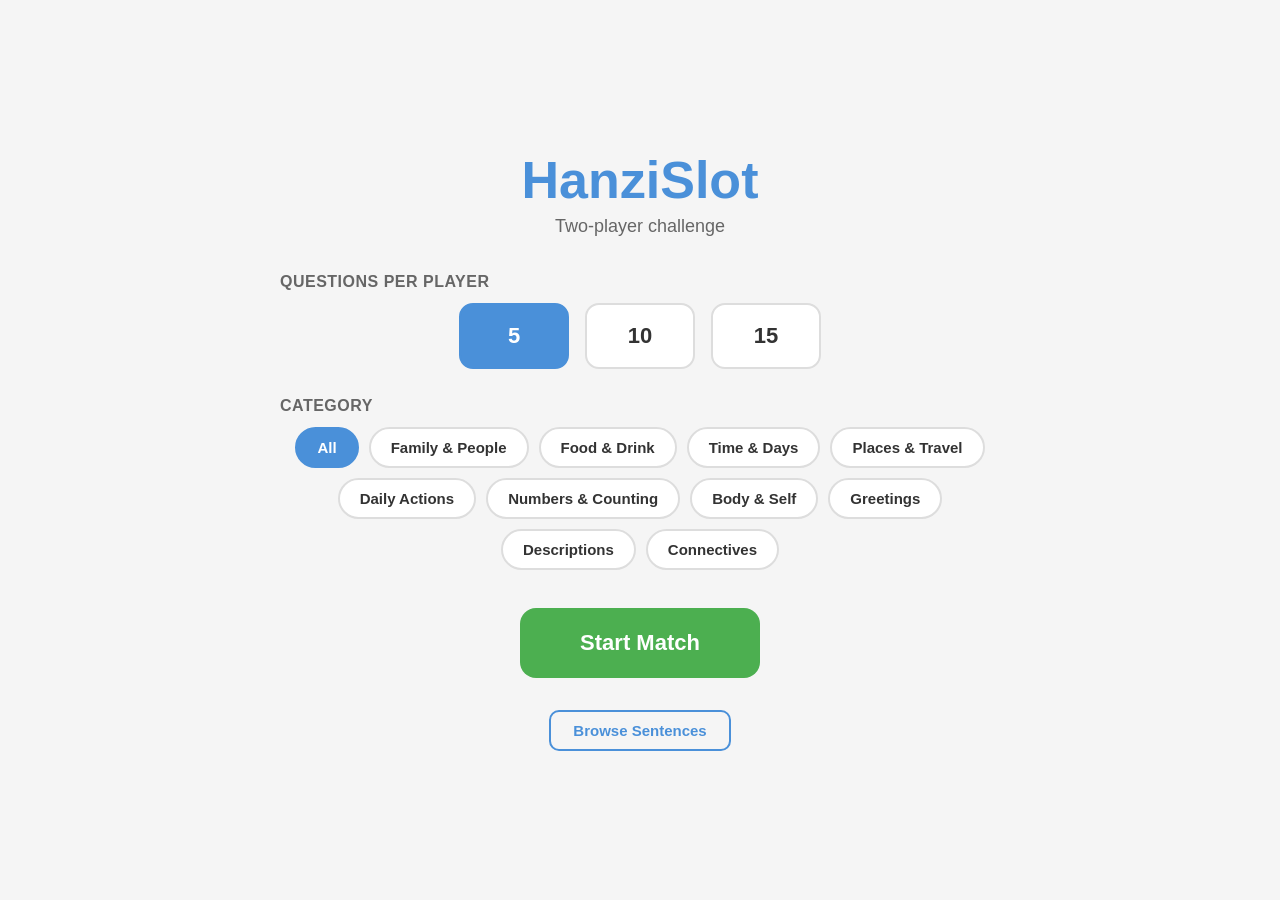
<file: index.html>
<!DOCTYPE html>
<html lang="en">
<head>
  <meta charset="utf-8">
  <meta name="viewport" content="width=device-width, initial-scale=1">
  <title>HanziSlot</title>
  <link rel="stylesheet" href="styles.css">
</head>
<body>
  <div id="app"></div>

  <script src="data.js"></script>
  <script src="render.js"></script>
  <script src="game.js"></script>
</body>
</html>
</file>
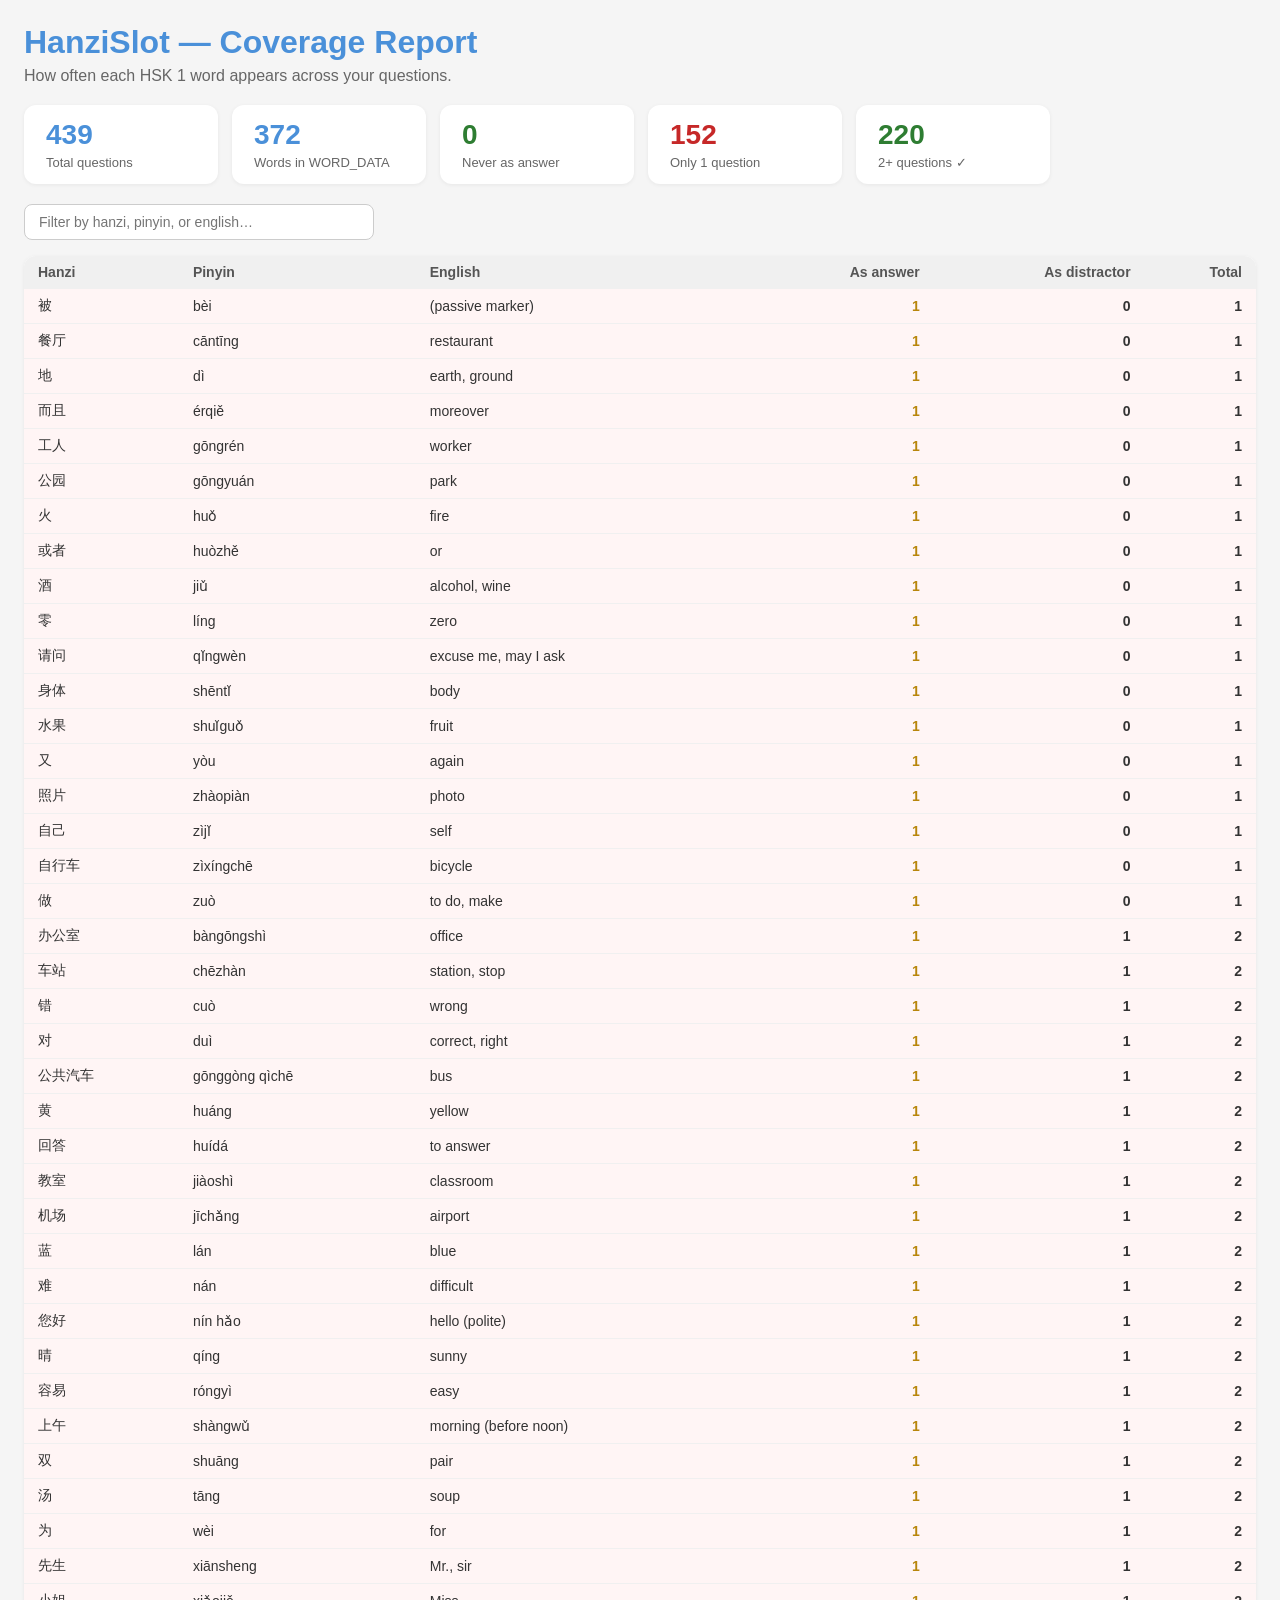
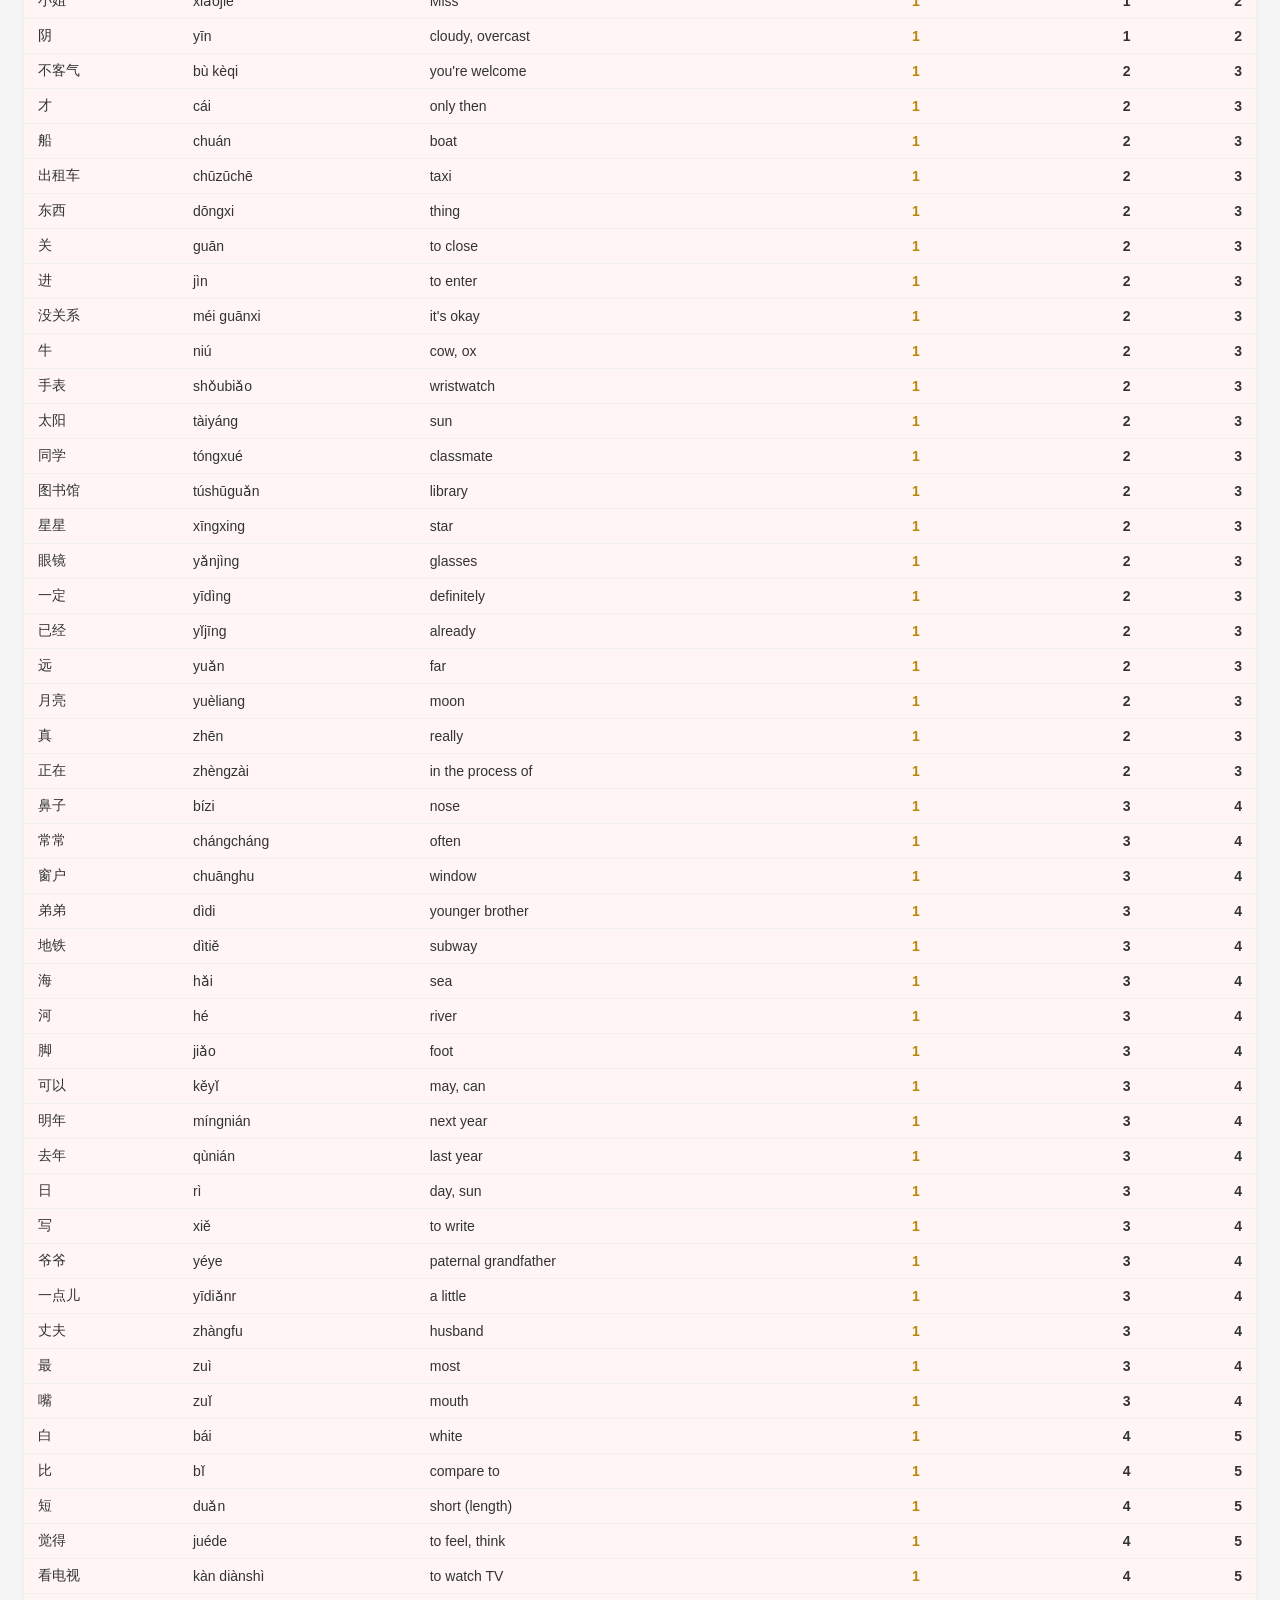
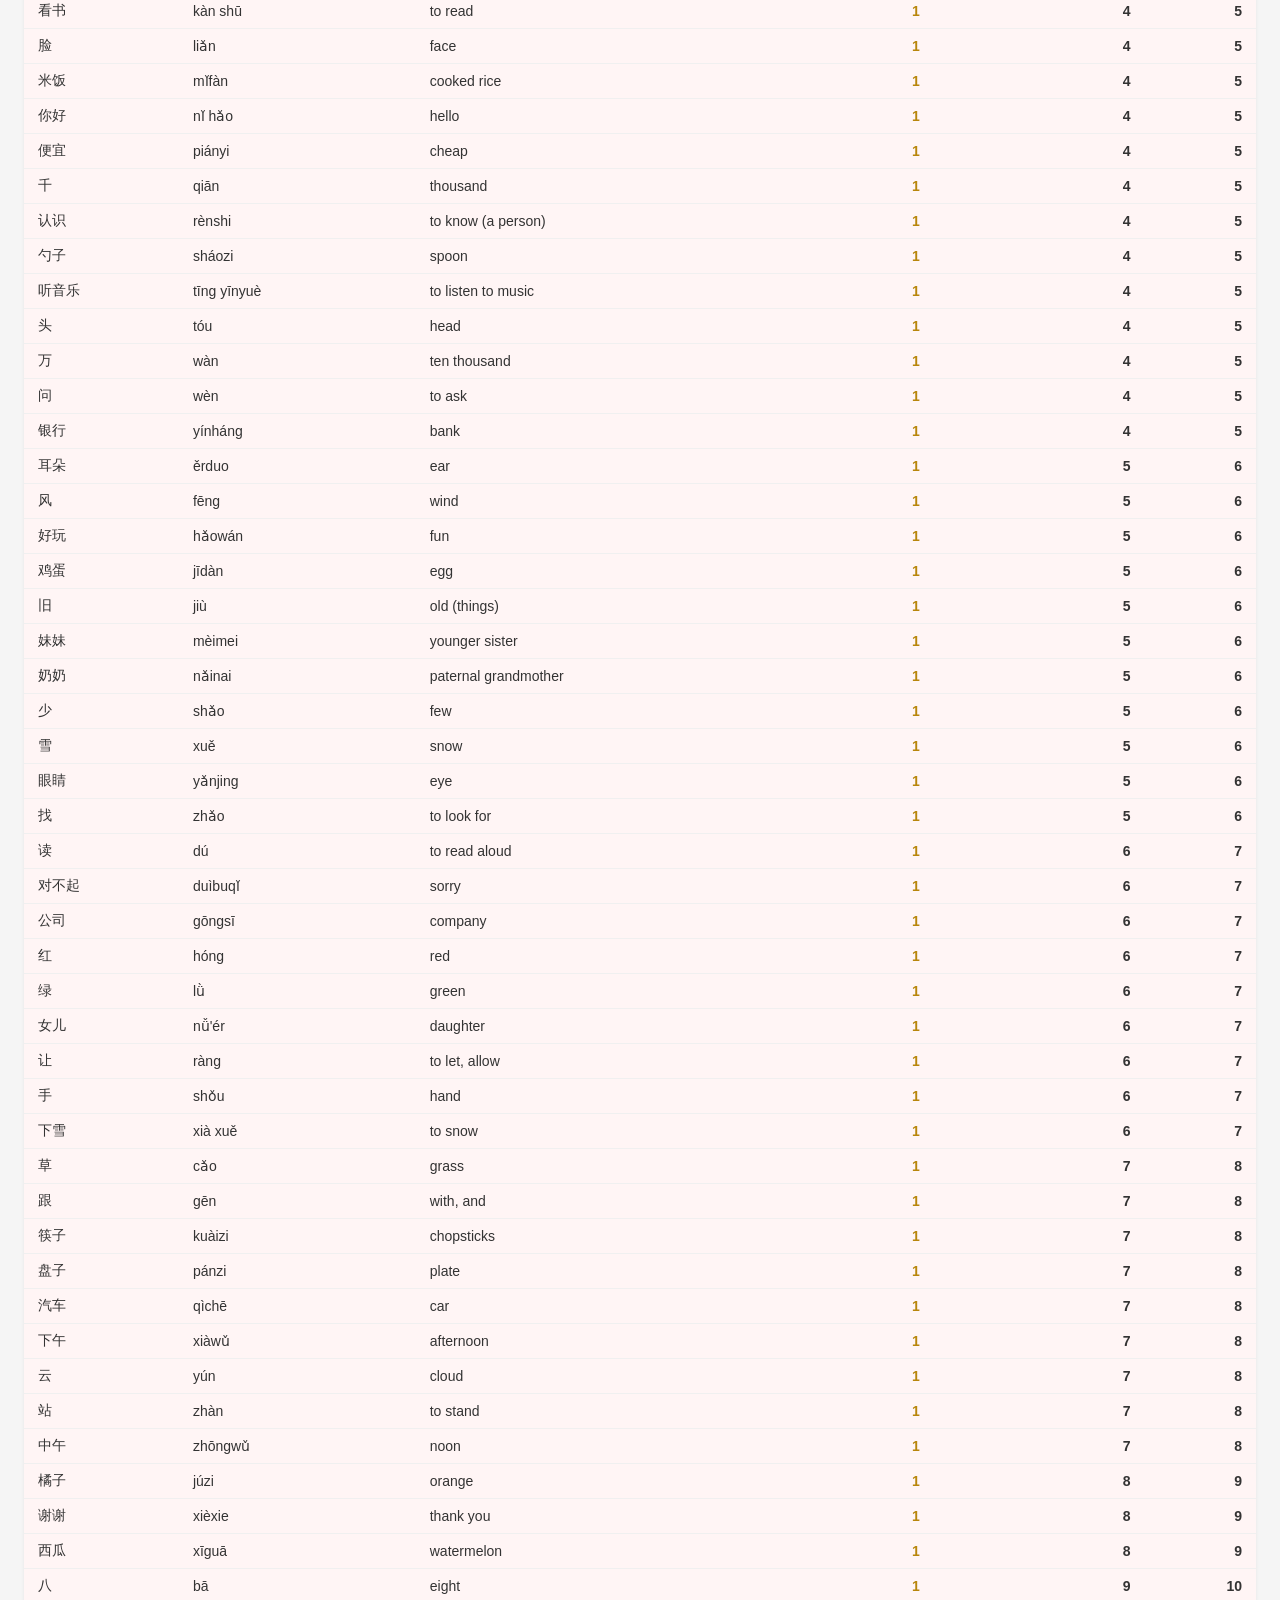
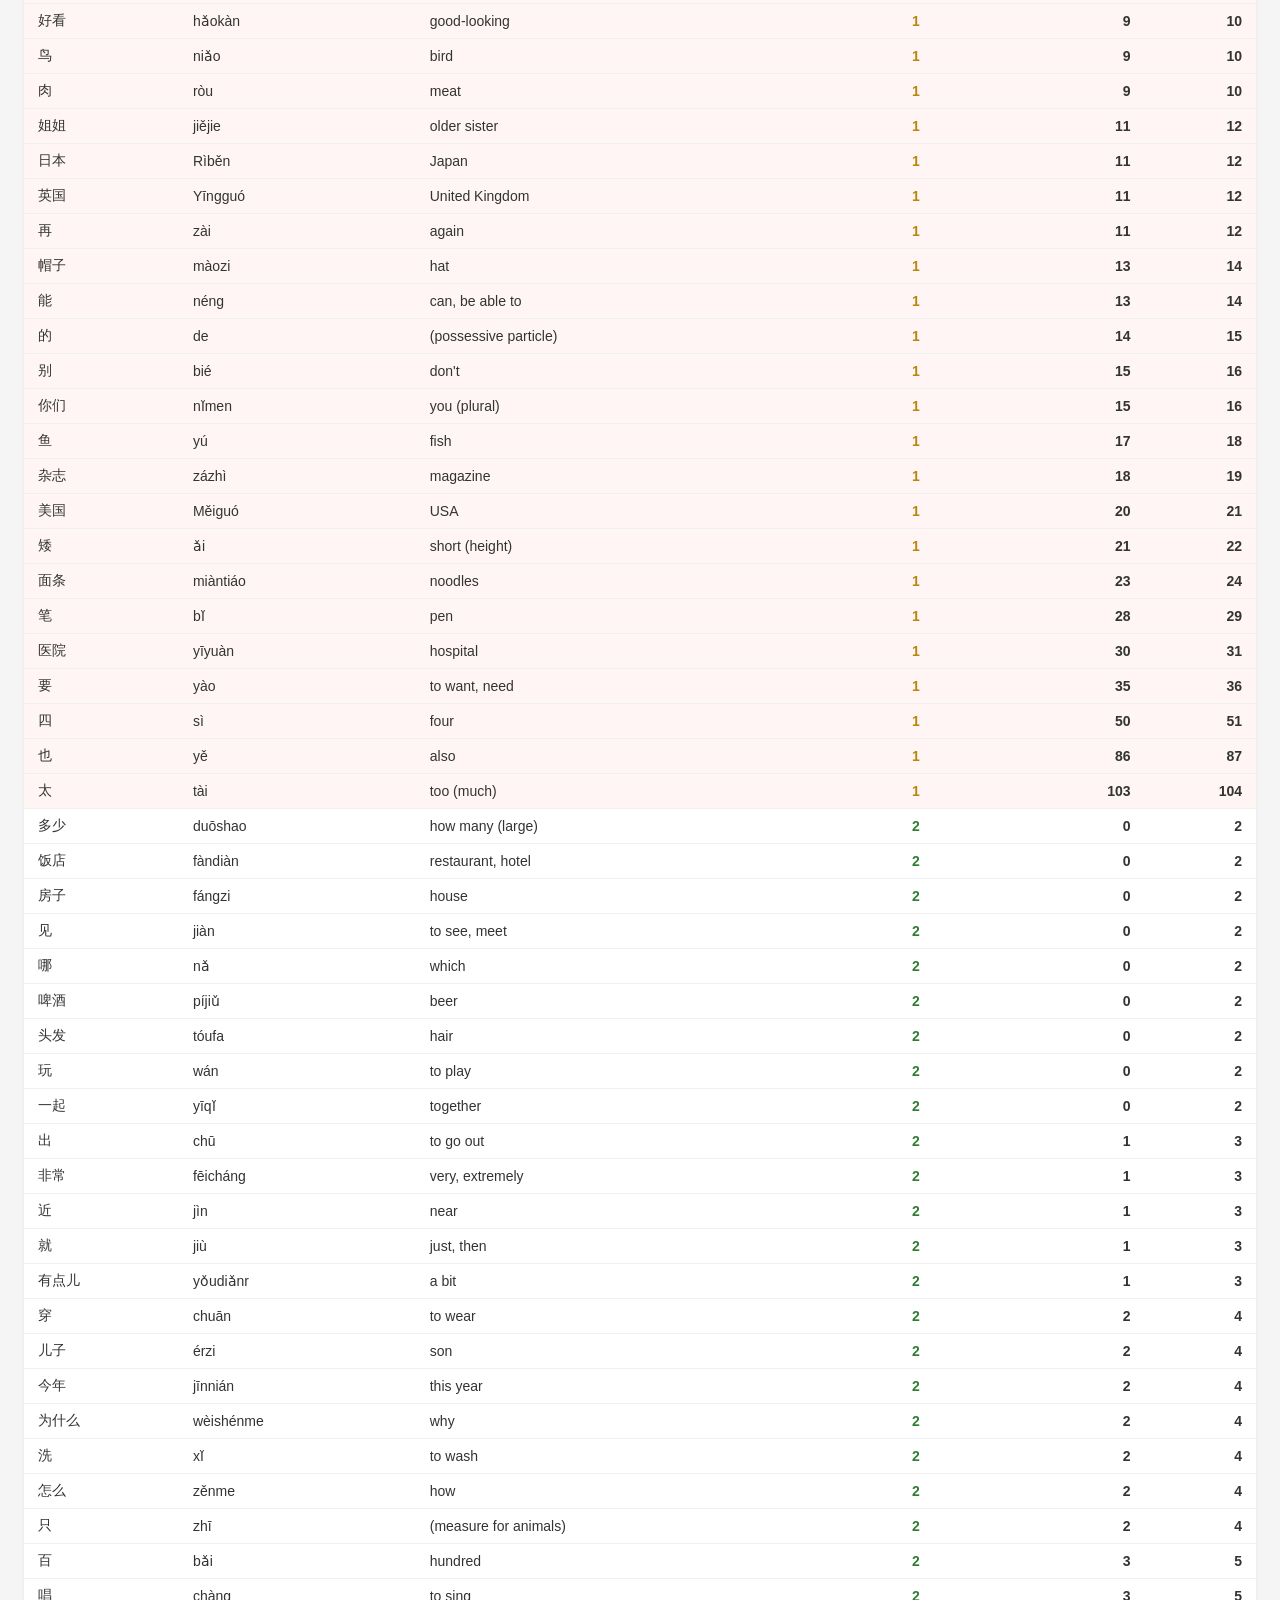
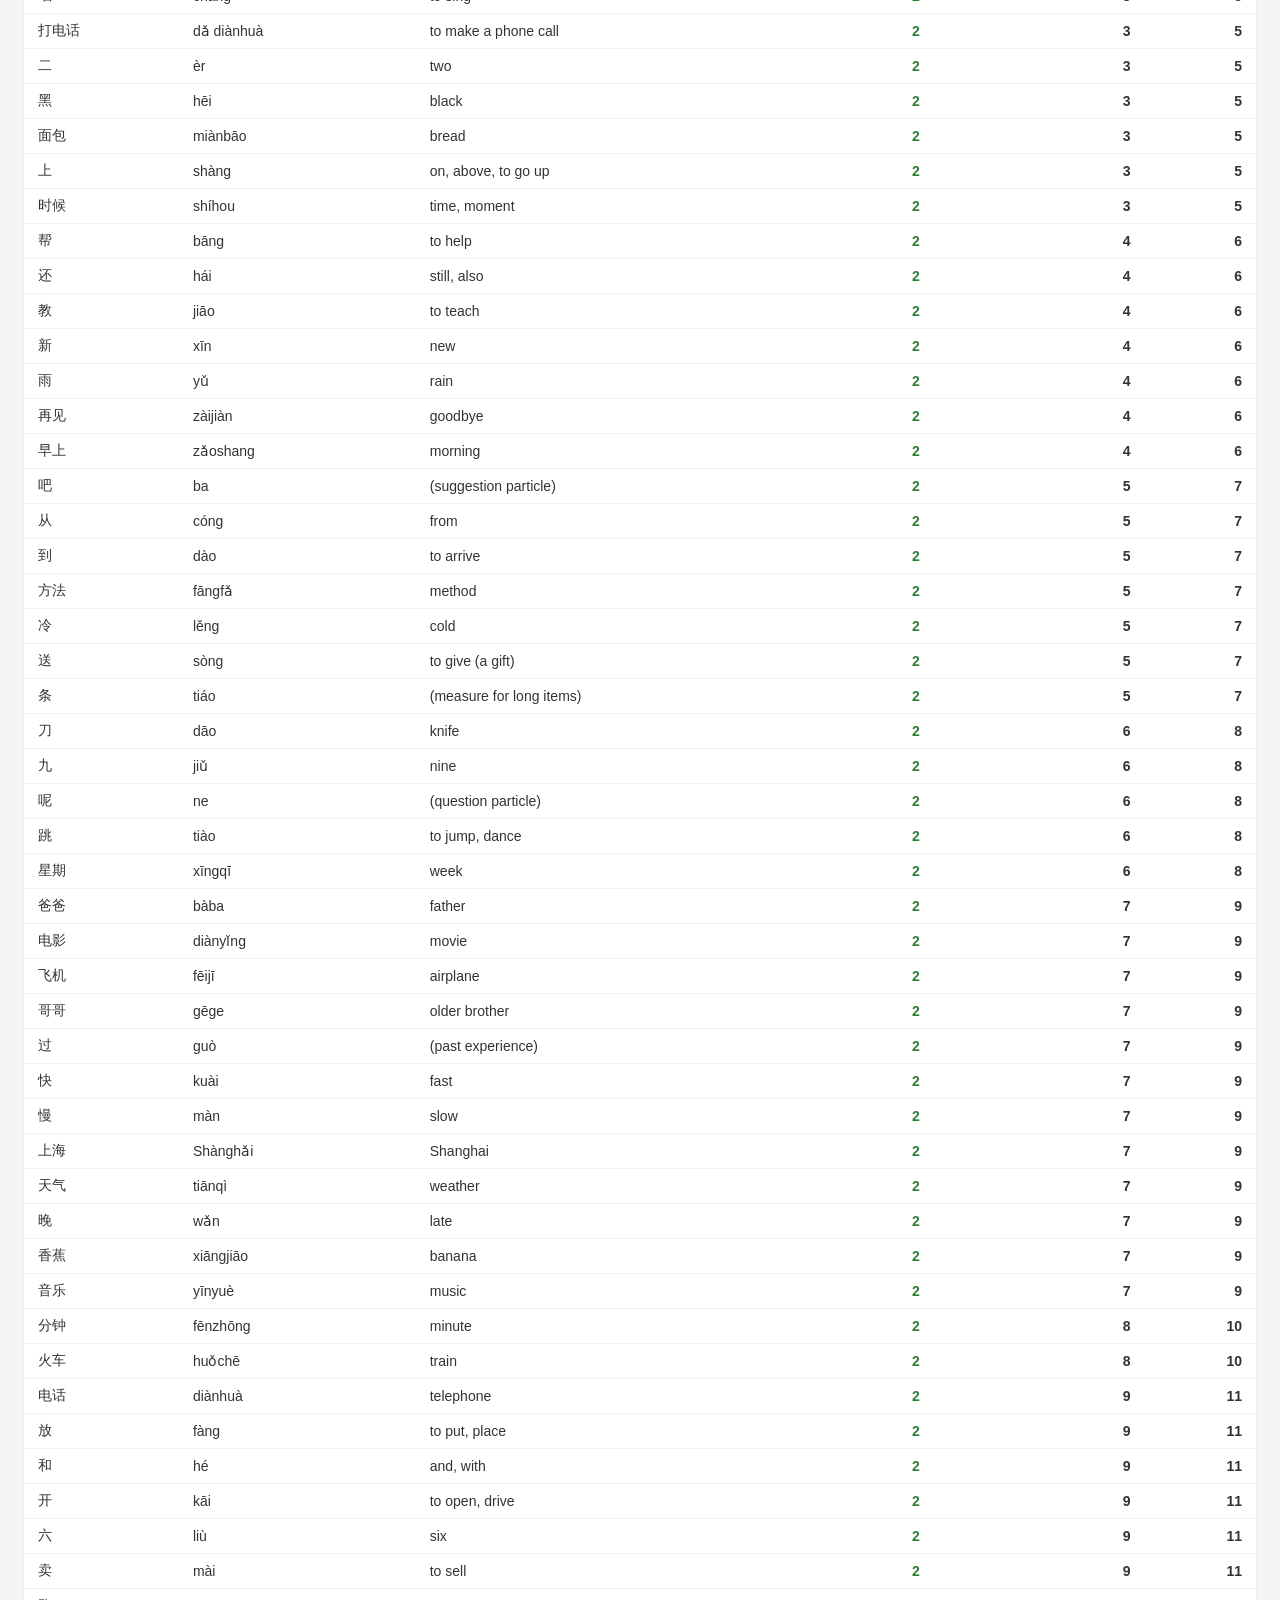
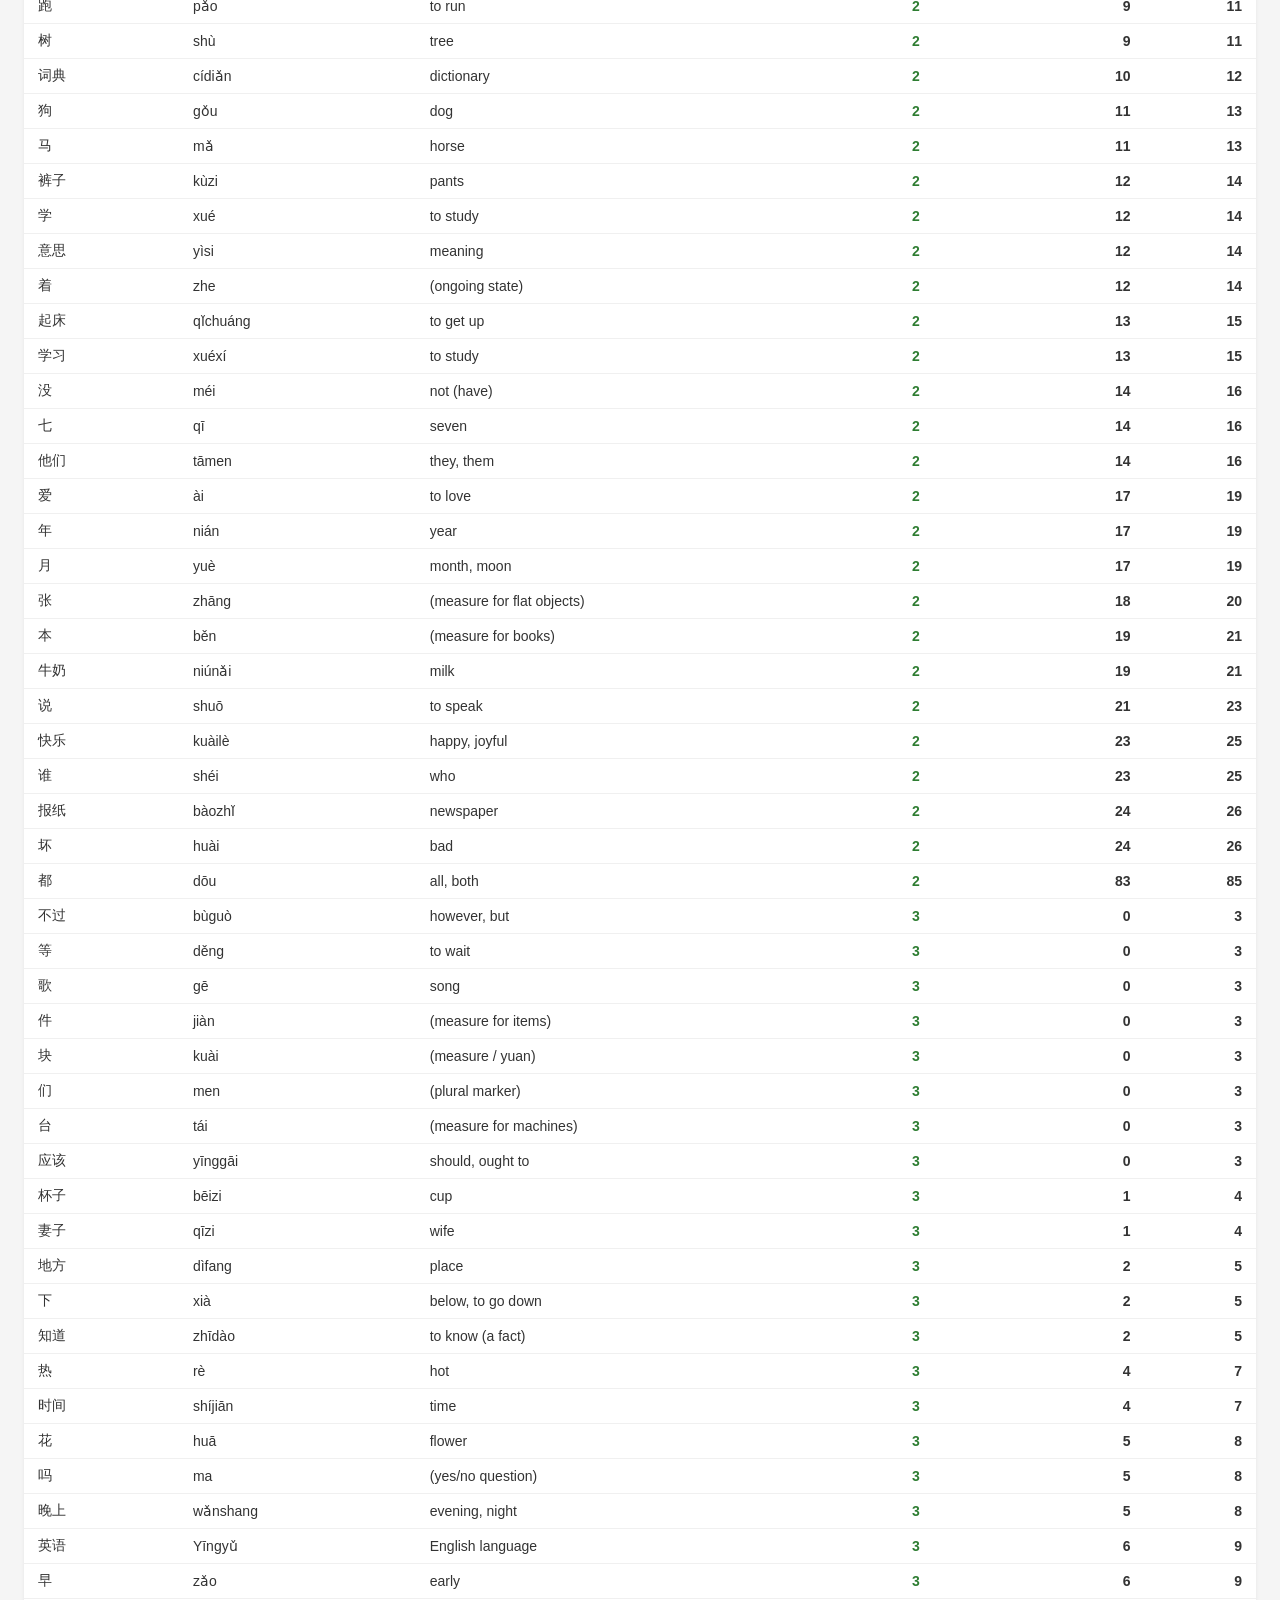
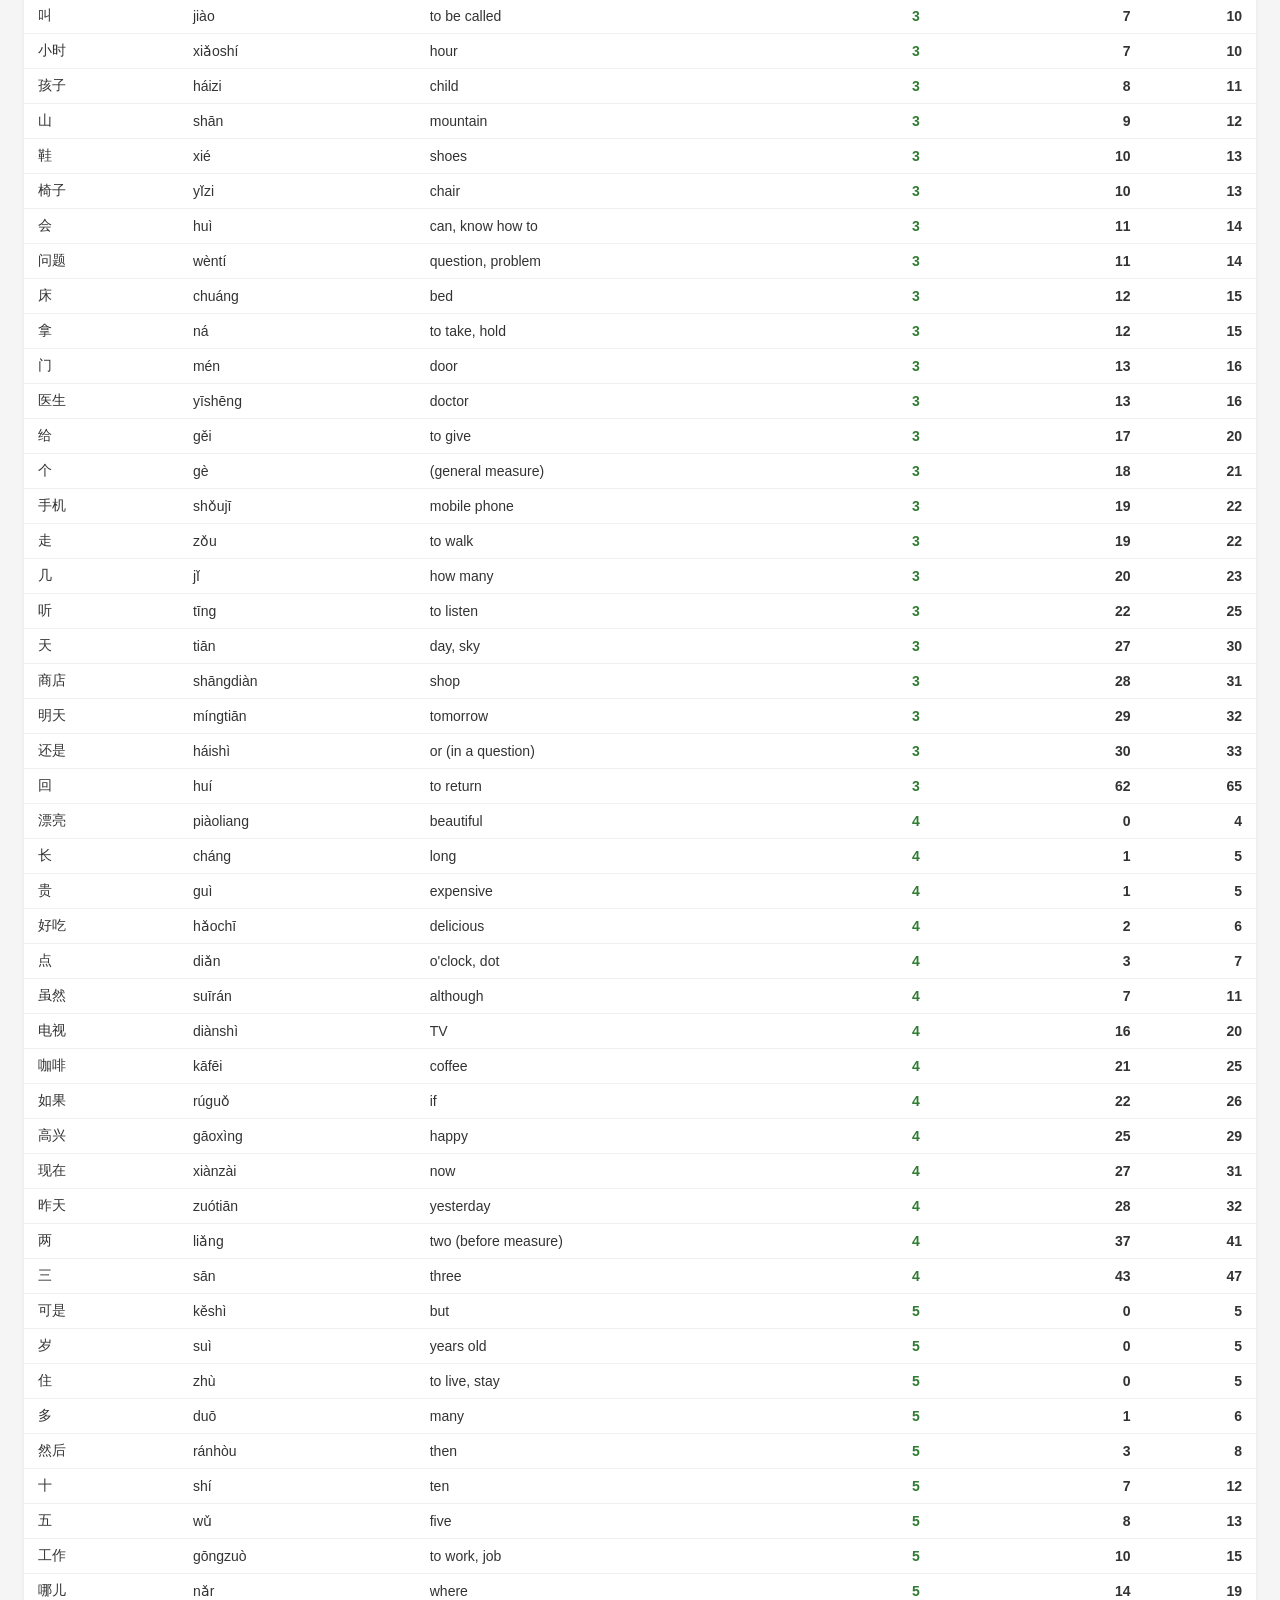
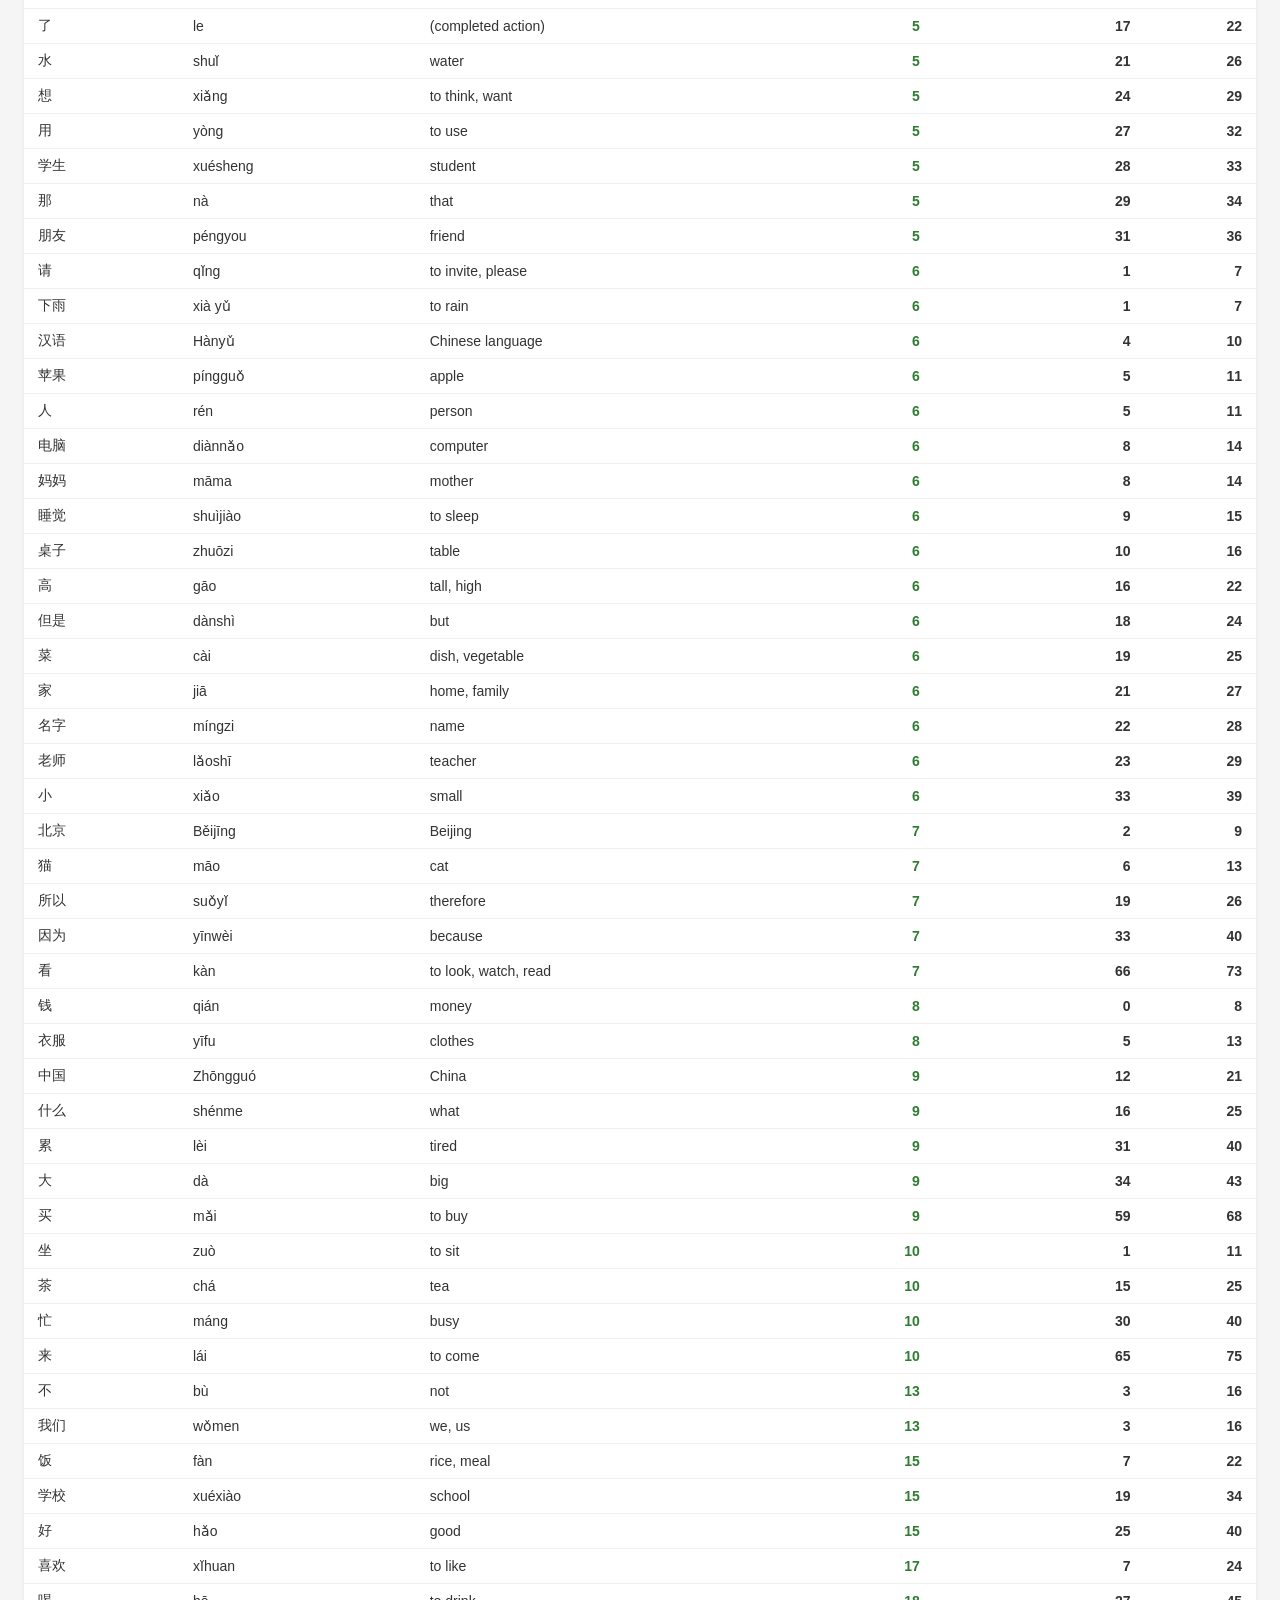
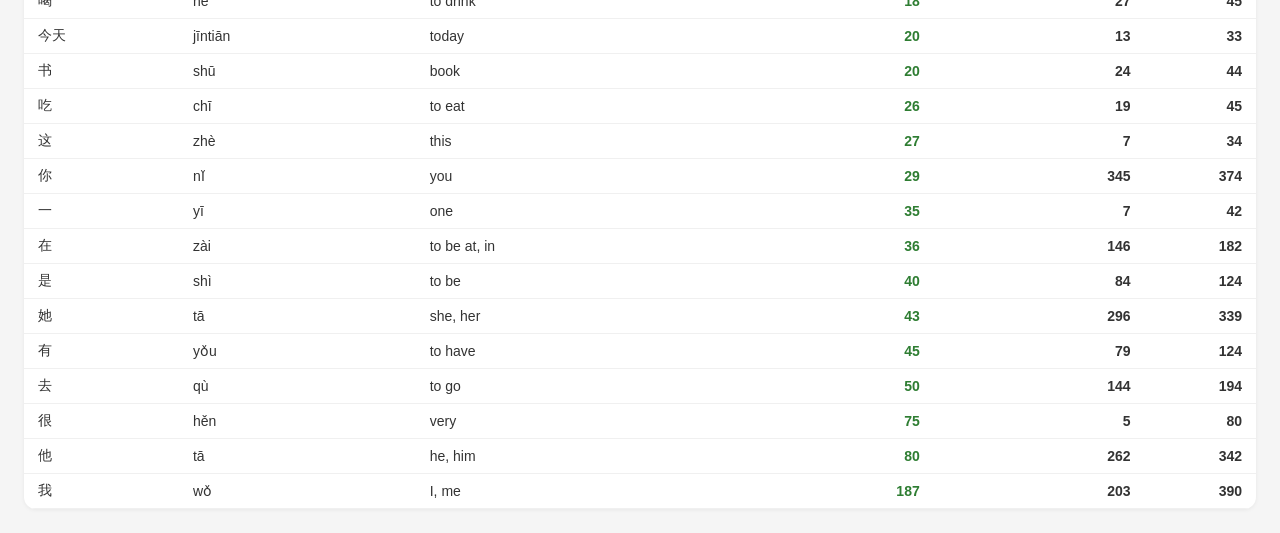
<file: coverage.html>
<!DOCTYPE html>
<html lang="en">
<head>
  <meta charset="utf-8">
  <title>HanziSlot — Coverage Report</title>
  <style>
    body {
      font-family: -apple-system, BlinkMacSystemFont, "Segoe UI", Roboto, sans-serif;
      margin: 24px;
      background: #f5f5f5;
      color: #333;
    }
    h1 { color: #4A90D9; margin: 0 0 6px; }
    p.subtitle { color: #666; margin: 0 0 20px; }
    .stats { display: flex; gap: 14px; margin-bottom: 20px; flex-wrap: wrap; }
    .stat {
      background: #fff;
      padding: 14px 22px;
      border-radius: 12px;
      box-shadow: 0 1px 4px rgba(0,0,0,0.06);
      min-width: 150px;
    }
    .stat .num { font-size: 28px; font-weight: 700; color: #4A90D9; }
    .stat .num.warn { color: #c62828; }
    .stat .num.good { color: #2e7d32; }
    .stat .label { font-size: 13px; color: #666; margin-top: 4px; }

    input[type="text"] {
      padding: 9px 14px;
      font-size: 14px;
      border: 1px solid #ccc;
      border-radius: 8px;
      width: 320px;
      margin-bottom: 16px;
    }

    table {
      width: 100%;
      border-collapse: collapse;
      background: #fff;
      border-radius: 12px;
      overflow: hidden;
      box-shadow: 0 1px 4px rgba(0,0,0,0.06);
    }
    th, td {
      padding: 8px 14px;
      text-align: left;
      font-size: 14px;
      border-bottom: 1px solid #f0f0f0;
    }
    th {
      background: #f0f0f0;
      font-weight: 600;
      color: #555;
      position: sticky;
      top: 0;
    }
    tr.gap { background: #fff5f5; }
    td.count { text-align: right; font-weight: 700; }
    td.count.zero { color: #c62828; }
    td.count.low  { color: #b8860b; }
    td.count.ok   { color: #2e7d32; }
    td.qids { font-size: 12px; color: #888; max-width: 340px; }
  </style>
</head>
<body>
  <h1>HanziSlot — Coverage Report</h1>
  <p class="subtitle">How often each HSK 1 word appears across your questions.</p>

  <div class="stats" id="stats"></div>
  <input type="text" id="filter" placeholder="Filter by hanzi, pinyin, or english…">

  <table>
    <thead>
      <tr>
        <th>Hanzi</th>
        <th>Pinyin</th>
        <th>English</th>
        <th style="text-align:right">As answer</th>
        <th style="text-align:right">As distractor</th>
        <th style="text-align:right">Total</th>
      </tr>
    </thead>
    <tbody id="tbody"></tbody>
  </table>

  <script src="data.js"></script>
  <script>
    // Tally per-word counts across the QUESTIONS array.
    const counts = {};
    for (const w of Object.keys(WORD_DATA)) {
      counts[w] = { answer: 0, distractor: 0 };
    }

    for (const q of QUESTIONS) {
      for (const slot of q.slots) {
        if (slot.type !== "quiz") continue;
        if (counts[slot.answer]) counts[slot.answer].answer++;
        for (const opt of slot.options) {
          if (opt !== slot.answer && counts[opt]) counts[opt].distractor++;
        }
      }
    }

    const rows = Object.entries(WORD_DATA).map(([hanzi, info]) => ({
      hanzi, pinyin: info.pinyin, english: info.english,
      answerCount: counts[hanzi].answer,
      distractorCount: counts[hanzi].distractor,
      total: counts[hanzi].answer + counts[hanzi].distractor
    })).sort((a, b) =>
      a.answerCount - b.answerCount || a.total - b.total || a.pinyin.localeCompare(b.pinyin)
    );

    const totalWords = rows.length;
    const zero  = rows.filter(r => r.answerCount === 0).length;
    const one   = rows.filter(r => r.answerCount === 1).length;
    const good  = rows.filter(r => r.answerCount >= 2).length;

    document.getElementById("stats").innerHTML = `
      <div class="stat"><div class="num">${QUESTIONS.length}</div><div class="label">Total questions</div></div>
      <div class="stat"><div class="num">${totalWords}</div><div class="label">Words in WORD_DATA</div></div>
      <div class="stat"><div class="num ${zero > 0 ? 'warn' : 'good'}">${zero}</div><div class="label">Never as answer</div></div>
      <div class="stat"><div class="num ${one > 0 ? 'warn' : 'good'}">${one}</div><div class="label">Only 1 question</div></div>
      <div class="stat"><div class="num good">${good}</div><div class="label">2+ questions ✓</div></div>
    `;

    const tbody = document.getElementById("tbody");

    function render(filter = "") {
      const f = filter.toLowerCase();
      const filtered = f ? rows.filter(r =>
        r.hanzi.includes(filter) ||
        r.pinyin.toLowerCase().includes(f) ||
        r.english.toLowerCase().includes(f)
      ) : rows;

      tbody.innerHTML = filtered.map(r => {
        const cls = r.answerCount === 0 ? "zero"
                  : r.answerCount === 1 ? "low"
                  : "ok";
        return `
          <tr class="${r.answerCount < 2 ? 'gap' : ''}">
            <td>${r.hanzi}</td>
            <td>${r.pinyin}</td>
            <td>${r.english}</td>
            <td class="count ${cls}">${r.answerCount}</td>
            <td class="count">${r.distractorCount}</td>
            <td class="count">${r.total}</td>
          </tr>
        `;
      }).join("");
    }

    document.getElementById("filter")
      .addEventListener("input", e => render(e.target.value));
    render();
  </script>
</body>
</html>
</file>
<file: styles.css>
* { box-sizing: border-box; }

html, body {
  margin: 0;
  padding: 0;
  height: 100%;
}

body {
  font-family: -apple-system, BlinkMacSystemFont, "Segoe UI", Roboto, sans-serif;
  background: #f5f5f5;
  color: #333;
  overflow: hidden;
}

#app {
  height: 100vh;
  width: 100vw;
  overflow: hidden;
}

.app-wrap {
  width: 100%;
  height: 100%;
  transition: transform 0.5s ease-in-out;
  transform-origin: center center;
}

.app-wrap.rotated {
  transform: rotate(180deg);
}

/* ============================================================
   SETUP (unchanged from previous version)
   ============================================================ */
.setup-layout {
  height: 100%;
  display: flex;
  flex-direction: column;
  align-items: center;
  justify-content: center;
  padding: 40px;
  overflow-y: auto;
}

.setup-layout h1 {
  color: #4A90D9;
  font-size: 52px;
  margin: 0 0 6px;
}

.setup-layout .subtitle {
  color: #666;
  font-size: 18px;
  margin: 0 0 36px;
}

.setup-section {
  width: 100%;
  max-width: 720px;
  margin-bottom: 28px;
}

.setup-section h3 {
  font-size: 16px;
  color: #666;
  font-weight: 600;
  margin: 0 0 12px;
  text-transform: uppercase;
  letter-spacing: 0.5px;
}

.count-buttons {
  display: flex;
  gap: 16px;
  justify-content: center;
}

.count-btn {
  background: #fff;
  color: #333;
  border: 2px solid #ddd;
  padding: 18px 40px;
  font-size: 22px;
  font-weight: 700;
  border-radius: 14px;
  cursor: pointer;
  min-width: 110px;
  transition: all 0.15s;
}

.count-btn:hover {
  border-color: #4A90D9;
}

.count-btn.count-active {
  background: #4A90D9;
  color: #fff;
  border-color: #4A90D9;
}

.category-chips {
  display: flex;
  flex-wrap: wrap;
  gap: 10px;
  justify-content: center;
}

.chip {
  background: #fff;
  color: #333;
  border: 2px solid #ddd;
  padding: 10px 20px;
  font-size: 15px;
  font-weight: 600;
  border-radius: 22px;
  cursor: pointer;
  width: auto;
  transition: all 0.15s;
}

.chip:hover {
  border-color: #4A90D9;
}

.chip.chip-active {
  background: #4A90D9;
  color: #fff;
  border-color: #4A90D9;
}

.setup-warning {
  background: #fff4e5;
  color: #a05a00;
  border: 1px solid #f0c089;
  padding: 12px 20px;
  border-radius: 10px;
  font-size: 14px;
  max-width: 720px;
  margin-bottom: 20px;
  text-align: center;
}

.primary-start {
  background: #4CAF50;
  color: #fff;
  border: none;
  padding: 22px 60px;
  font-size: 22px;
  font-weight: 700;
  border-radius: 16px;
  cursor: pointer;
  margin-top: 10px;
  width: auto;
  transition: background 0.15s;
}

.primary-start:hover {
  background: #43a047;
}

.setup-links {
  margin-top: 32px;
  display: flex;
  gap: 12px;
}

.link-btn {
  background: transparent;
  color: #4A90D9;
  border: 2px solid #4A90D9;
  padding: 10px 22px;
  font-size: 15px;
  font-weight: 600;
  border-radius: 10px;
  cursor: pointer;
  width: auto;
}

.link-btn:hover {
  background: #4A90D9;
  color: #fff;
}

/* ============================================================
   HANDOFF & TURN SUMMARY
   ============================================================ */
.handoff-layout {
  height: 100%;
  display: flex;
  align-items: center;
  justify-content: center;
  padding: 40px;
}

.handoff-card {
  background: #fff;
  border-radius: 24px;
  padding: 60px 80px;
  text-align: center;
  box-shadow: 0 4px 20px rgba(0, 0, 0, 0.08);
  max-width: 640px;
}

.handoff-card h1 {
  color: #4A90D9;
  font-size: 38px;
  margin: 0 0 20px;
}

.handoff-sub {
  color: #333;
  font-size: 22px;
  margin: 0 0 8px;
}

.handoff-sub strong {
  color: #4CAF50;
}

.handoff-note {
  color: #888;
  font-size: 16px;
  margin: 0 0 36px;
}

/* Turn summary numbers */
.summary-time {
  font-size: 64px;
  font-weight: 700;
  color: #333;
  font-variant-numeric: tabular-nums;
  margin: 12px 0 6px;
  line-height: 1;
}

.summary-penalty {
  font-size: 18px;
  color: #c62828;
  margin-bottom: 6px;
}

.summary-total {
  font-size: 22px;
  font-weight: 700;
  color: #4A90D9;
  margin-bottom: 36px;
}

/* ============================================================
   GAME (unchanged)
   ============================================================ */
.layout {
  height: 100%;
  display: flex;
  flex-direction: column;
}

.header {
  background: #ffffff;
  padding: 14px 32px;
  display: flex;
  justify-content: space-between;
  align-items: center;
  box-shadow: 0 2px 6px rgba(0, 0, 0, 0.06);
  flex-shrink: 0;
}

.back-btn {
  padding: 10px 22px;
  font-size: 15px;
  font-weight: 600;
  background: #e8e8e8;
  color: #333;
  border: none;
  border-radius: 10px;
  cursor: pointer;
  width: auto;
}

.back-btn:hover { background: #d8d8d8; }

.progress {
  color: #555;
  font-size: 15px;
  font-weight: 600;
}

.timer-box {
  display: flex;
  align-items: center;
  gap: 10px;
}

.timer {
  color: #333;
  font-size: 18px;
  font-weight: 700;
  font-variant-numeric: tabular-nums;
  min-width: 64px;
  text-align: right;
}

.penalty-badge {
  color: #c62828;
  font-size: 14px;
  font-weight: 700;
  background: #ffe5e5;
  padding: 4px 10px;
  border-radius: 6px;
  font-variant-numeric: tabular-nums;
}

.main {
  flex: 1;
  display: flex;
  overflow-y: auto;
  padding: 30px;
}

.main > .screen {
  margin: auto;
}

.screen {
  width: 100%;
  max-width: 1100px;
}

.english {
  text-align: center;
  font-size: 32px;
  font-weight: 700;
  line-height: 1.3;
  margin: 12px 0 42px;
}

.slots-viewport {
  width: 100%;
  display: flex;
  justify-content: center;
  /* height is set dynamically by JS when the row is scaled */
}

.slots-row {
  display: flex;
  justify-content: center;
  gap: 14px;
  flex-wrap: nowrap;
  flex-shrink: 0;
  width: max-content;
  transform-origin: center top;
  margin-bottom: 20px;
}

.slot-wrap {
  height: 270px;
  width: 140px;
  position: relative;
  flex-shrink: 0;
}

.slot {
  height: 180px;
  width: 140px;
  position: relative;
  overflow: hidden;
  user-select: none;
  cursor: pointer;
}

.slot.fixed { cursor: default; }

.slot .item {
  position: absolute;
  left: 0; right: 0;
  height: 60px;
  display: flex;
  align-items: center;
  justify-content: center;
  font-weight: 600;
  transition: background 0.2s, color 0.2s;
}
.slot .item.pos-0 { top: 0;    font-size: 26px; opacity: 0.35; }
.slot .item.pos-1 { top: 60px; font-size: 34px; }
.slot .item.pos-2 { top: 120px; font-size: 26px; opacity: 0.35; }

.slot .indicator {
  position: absolute;
  top: 60px;
  left: 0; right: 0;
  height: 60px;
  border-top: 3px solid #4A90D9;
  border-bottom: 3px solid #4A90D9;
  pointer-events: none;
}

.slot.fixed .item.pos-1 {
  background: #E8F0FE;
  color: #4A90D9;
  border-radius: 10px;
}

.slot.correct .item.pos-1 {
  background: #d4edda;
  color: #2e7d32;
  border-radius: 10px;
}
.slot.wrong .item.pos-1 {
  background: #f8d7da;
  color: #c62828;
  border-radius: 10px;
}

.pinyin-area {
  position: absolute;
  top: 195px;
  left: -10px;
  right: -10px;
  text-align: center;
  pointer-events: none;
  display: flex;
  flex-direction: column;
  align-items: center;
  gap: 3px;
  animation: fadeIn 0.25s ease-out;
}

.pinyin {
  color: #4A90D9;
  font-size: 18px;
  font-weight: 700;
  line-height: 1.2;
}

.translation {
  color: #666;
  font-size: 13px;
  line-height: 1.2;
  word-break: break-word;
}

@keyframes fadeIn {
  from { opacity: 0; transform: translateY(-4px); }
  to   { opacity: 1; transform: translateY(0); }
}

.check-wrap {
  display: flex;
  justify-content: center;
  margin-top: 36px;
}

button {
  background: #4A90D9;
  color: white;
  border: none;
  padding: 18px 50px;
  font-size: 20px;
  font-weight: 600;
  border-radius: 14px;
  cursor: pointer;
  width: auto;
}

button:hover { background: #3a7bc0; }

.next-btn {
  background: #4CAF50;
  padding: 18px 60px;
}
.next-btn:hover { background: #43a047; }

.message {
  text-align: center;
  margin-top: 20px;
  min-height: 28px;
  font-size: 20px;
  font-weight: 600;
}
.message.error   { color: #c62828; }
.message.success { color: #2e7d32; }

/* ============================================================
   RESULTS — container is rotated 180°; two stacked views + sidebar
   ============================================================ */
.results-layout {
  display: flex;
  flex-direction: row;
  height: 100%;
  width: 100%;
}

.scores-column {
  flex: 1;
  display: flex;
  flex-direction: column;
  min-width: 0;
}

.view {
  flex: 1;
  display: flex;
  align-items: center;
  justify-content: center;
  padding: 20px;
  overflow: hidden;
}

/* P1's view is counter-rotated so P1 (at the physical bottom)
   sees it right-side-up.  It sits at container-top, which after the
   container rotation appears at the physical bottom. */
.p1-view {
  background: #f8fbff;
  border-bottom: 2px solid #dfeaf7;
  transform: rotate(180deg);
}

/* P2's view has no extra rotation.  It sits at container-bottom,
   which after the container rotation appears at the physical top —
   exactly where P2 is sitting. */
.p2-view {
  background: #fff8f8;
}

.view-inner {
  display: flex;
  flex-direction: column;
  gap: 16px;
  align-items: center;
  width: 100%;
  max-width: 520px;
}

.score-block {
  background: #fff;
  border-radius: 16px;
  padding: 18px 32px;
  text-align: center;
  box-shadow: 0 2px 8px rgba(0, 0, 0, 0.06);
  width: 100%;
  border: 3px solid transparent;
}

.score-block.score-winner {
  border-color: #4CAF50;
  background: #f1faf3;
}

.score-name {
  font-size: 18px;
  font-weight: 700;
  color: #4A90D9;
  margin-bottom: 6px;
}

.score-total {
  font-size: 40px;
  font-weight: 700;
  color: #333;
  font-variant-numeric: tabular-nums;
  line-height: 1.1;
}

.score-detail {
  font-size: 14px;
  color: #888;
  margin-top: 4px;
  font-variant-numeric: tabular-nums;
}

/* Sidebar on the physical left.
   DOM order puts it last, so after the container's 180° rotation
   it lands on the left.  Its own 180° counter-rotation makes it
   readable by P1. */
.buttons-sidebar {
  width: 240px;
  flex-shrink: 0;
  display: flex;
  flex-direction: column;
  align-items: center;
  justify-content: center;
  gap: 20px;
  padding: 20px;
  transform: rotate(180deg);
  background: #fafafa;
  border-left: 2px solid #e0e0e0;
}

.action-btn {
  width: 180px;
  padding: 18px 20px;
  font-size: 17px;
  font-weight: 700;
  border-radius: 12px;
  border: none;
  cursor: pointer;
  transition: background 0.15s;
}

.action-btn.primary {
  background: #4CAF50;
  color: #fff;
}
.action-btn.primary:hover { background: #43a047; }

.action-btn.secondary {
  background: #e8e8e8;
  color: #333;
}
.action-btn.secondary:hover { background: #d8d8d8; }

/* ============================================================
   SENTENCE BROWSER (unchanged)
   ============================================================ */
.sentence-count {
  color: #888;
  font-size: 14px;
  font-weight: 600;
}

.sentence-search {
  width: 100%;
  max-width: 560px;
  display: block;
  margin: 0 auto 28px;
  padding: 14px 20px;
  font-size: 16px;
  border: 2px solid #e0e0e0;
  border-radius: 12px;
  outline: none;
  transition: border-color 0.2s;
  background: #fff;
}
.sentence-search:focus {
  border-color: #4A90D9;
}

.empty-state {
  text-align: center;
  color: #888;
  font-size: 16px;
  padding: 60px 20px;
}

.sentence-card {
  background: #fff;
  border-radius: 14px;
  padding: 22px 26px;
  margin-bottom: 16px;
  box-shadow: 0 1px 4px rgba(0, 0, 0, 0.06);
  border: 1px solid #eee;
}

.sentence-header {
  display: flex;
  align-items: baseline;
  gap: 12px;
  margin-bottom: 12px;
  flex-wrap: wrap;
}

.sentence-number {
  color: #aaa;
  font-size: 13px;
  font-weight: 700;
  font-variant-numeric: tabular-nums;
}

.sentence-english {
  color: #555;
  font-size: 17px;
  font-weight: 500;
  flex: 1;
}

.sentence-tag {
  background: #eef4fb;
  color: #4A90D9;
  font-size: 12px;
  font-weight: 600;
  padding: 3px 10px;
  border-radius: 12px;
}

.sentence-hanzi {
  font-size: 34px;
  font-weight: 700;
  color: #222;
  line-height: 1.4;
  margin-bottom: 6px;
  letter-spacing: 1px;
}

.sentence-pinyin {
  color: #4A90D9;
  font-size: 17px;
  font-weight: 600;
  margin-bottom: 20px;
  line-height: 1.4;
}

.word-chips {
  display: flex;
  flex-wrap: wrap;
  gap: 10px;
  align-items: flex-start;
  padding-top: 16px;
  border-top: 1px solid #f0f0f0;
}

.word-chip {
  background: #fafafa;
  border: 1px solid #eee;
  border-radius: 10px;
  padding: 8px 12px;
  min-width: 60px;
  text-align: center;
}

.chip-hanzi {
  font-size: 20px;
  font-weight: 700;
  color: #333;
  line-height: 1.2;
}

.chip-pinyin {
  font-size: 12px;
  color: #4A90D9;
  font-weight: 600;
  margin-top: 2px;
}

.chip-english {
  font-size: 11px;
  color: #777;
  margin-top: 2px;
  line-height: 1.2;
  max-width: 120px;
}

.word-punct {
  font-size: 26px;
  color: #333;
  align-self: center;
  padding: 0 2px;
}
</file>
